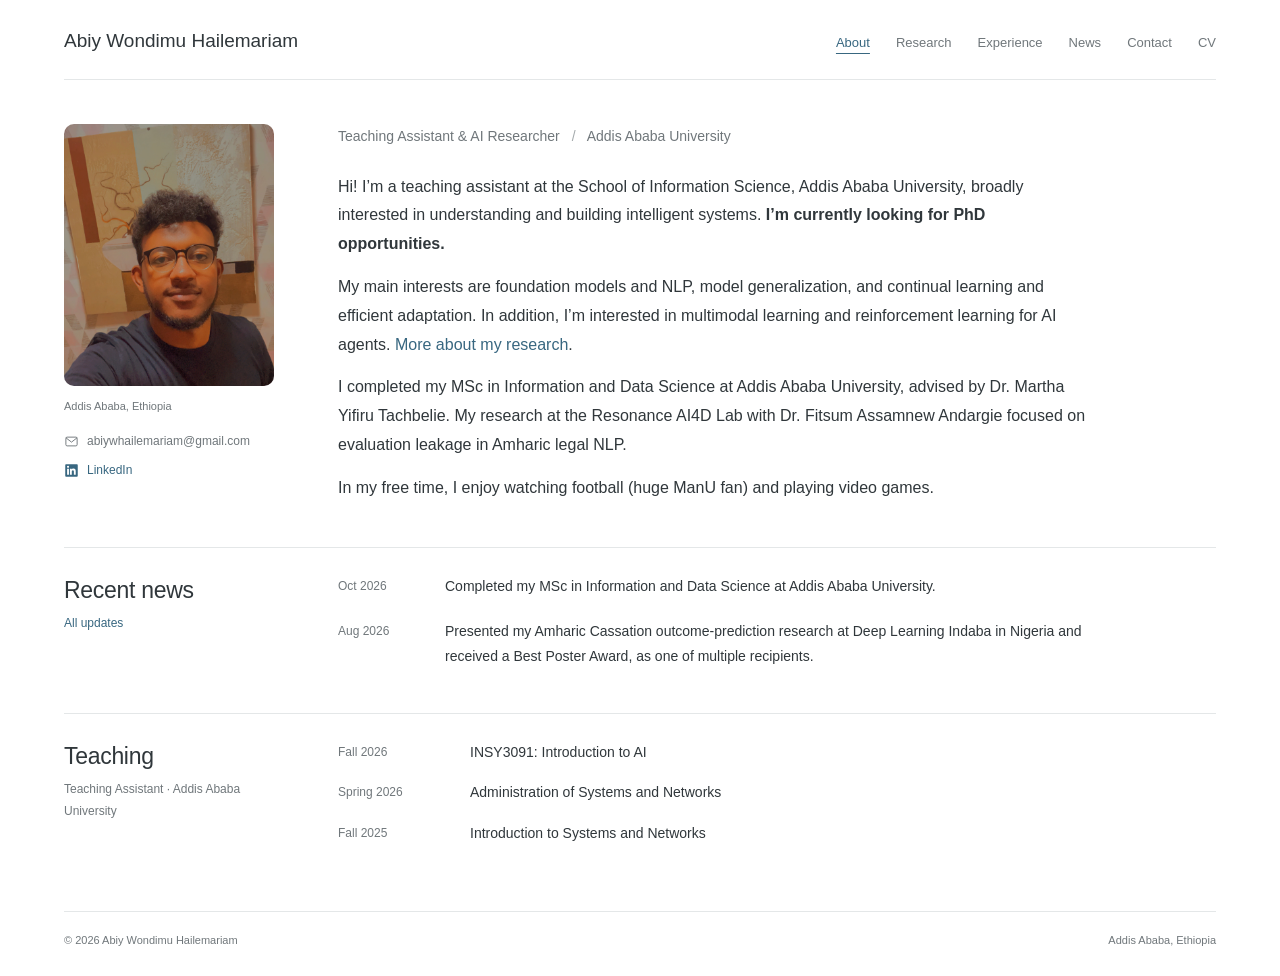
<file: index.html>
<!doctype html>
<html lang="en">
<head>
  <meta charset="utf-8">
  <meta name="viewport" content="width=device-width, initial-scale=1">
  <meta name="description" content="Abiy Wondimu Hailemariam — teaching assistant and AI researcher at Addis Ababa University, interested in foundation models, generalization, and efficient adaptation. Currently seeking PhD opportunities.">
  <meta name="theme-color" content="#ffffff">
  <title>About · Abiy Wondimu Hailemariam</title>
  <link rel="icon" href="assets/favicon.svg" type="image/svg+xml">
  <link rel="stylesheet" href="styles.css?v=9">
  <script src="script.js" defer></script>
</head>
<body class="index-page">
  <a class="skip-link" href="#main">Skip to content</a>
  <header class="site-header">
    <h1 class="site-title"><a class="site-name" href="/">Abiy Wondimu Hailemariam</a></h1>
    <nav aria-label="Main navigation">
        <a href="index.html" aria-current="page">About</a>
        <a href="research.html">Research</a>
        <a href="experience.html">Experience</a>
        <a href="news.html">News</a>
        <a href="contact.html">Contact</a>
        <a href="cv.html">CV</a>
    </nav>
  </header>
  <main id="main">

    <div class="about-layout">
      <aside class="profile" aria-label="Photograph and contact information">
        <img src="assets/abiy-hailemariam.jpg" alt="Abiy Wondimu Hailemariam" width="1242" height="2208" fetchpriority="high">
        <p class="photo-caption">Addis Ababa, Ethiopia</p>
        <div class="profile-links">
          <p class="profile-contact-row"><svg viewBox="0 0 24 24" aria-hidden="true" focusable="false" fill="none" stroke="currentColor" stroke-width="1.5"><rect x="3" y="5" width="18" height="14" rx="2"/><path d="m3 6 9 7 9-7"/></svg><span class="email-address">abiywhailemariam@gmail.com</span></p>
          <a class="profile-contact-row" href="https://www.linkedin.com/in/abiy-wondimu-hailemariam-a13548209/" target="_blank" rel="noopener noreferrer" aria-label="LinkedIn (opens in a new tab)"><svg viewBox="0 0 24 24" aria-hidden="true" focusable="false" fill="currentColor"><path d="M20.45 2H3.55C2.69 2 2 2.68 2 3.52v16.96c0 .84.69 1.52 1.55 1.52h16.9c.86 0 1.55-.68 1.55-1.52V3.52C22 2.68 21.31 2 20.45 2ZM7.93 18.75H4.98V9.2h2.95v9.55ZM6.45 7.9a1.71 1.71 0 1 1 0-3.42 1.71 1.71 0 0 1 0 3.42Zm12.3 10.85H15.8V14.1c0-1.11-.02-2.54-1.55-2.54-1.55 0-1.79 1.21-1.79 2.46v4.73H9.51V9.2h2.83v1.3h.04c.39-.74 1.36-1.53 2.79-1.53 2.98 0 3.58 1.96 3.58 4.51v5.27Z"/></svg><span>LinkedIn</span></a>
        </div>
      </aside>
      <div class="about-copy">
        <header class="home-intro">
          <p>Teaching Assistant &amp; AI Researcher <span aria-hidden="true">/</span> Addis Ababa University</p>
        </header>
        <p>Hi! I’m a teaching assistant at the School of Information Science, Addis Ababa University, broadly interested in understanding and building intelligent systems. <strong>I’m currently looking for PhD opportunities.</strong></p>
        <p>My main interests are foundation models and NLP, model generalization, and continual learning and efficient adaptation. In addition, I’m interested in multimodal learning and reinforcement learning for AI agents. <a href="research.html">More about my research</a>.</p>
        <p>I completed my MSc in Information and Data Science at Addis Ababa University, advised by Dr. Martha Yifiru Tachbelie. My research at the Resonance AI4D Lab with Dr. Fitsum Assamnew Andargie focused on evaluation leakage in Amharic legal NLP.</p>
        <p>In my free time, I enjoy watching football (huge ManU fan) and playing video games.</p>
      </div>
    </div>
    <section class="home-news" aria-labelledby="news-title">
      <div class="section-heading"><h2 id="news-title">Recent news</h2><a href="news.html">All updates</a></div>
      <ul class="news-list">
        <li><time datetime="2026-10">Oct 2026</time><p>Completed my MSc in Information and Data Science at Addis Ababa University.</p></li>
        <li><time datetime="2026-08">Aug 2026</time><p>Presented my Amharic Cassation outcome-prediction research at Deep Learning Indaba in Nigeria and received a Best Poster Award, as one of multiple recipients.</p></li>
      </ul>
    </section>
    <section class="home-teaching" aria-labelledby="teaching-title">
      <div class="section-heading"><h2 id="teaching-title">Teaching</h2><p class="teaching-role">Teaching Assistant · Addis Ababa University</p></div>
      <ul class="teaching-list">
        <li><span class="course-term">Fall 2026</span><span>INSY3091: Introduction to AI</span></li>
        <li><span class="course-term">Spring 2026</span><span>Administration of Systems and Networks</span></li>
        <li><span class="course-term">Fall 2025</span><span>Introduction to Systems and Networks</span></li>
      </ul>
    </section>
  </main>
  <footer class="site-footer">
    <p>© <span id="year">2026</span> Abiy Wondimu Hailemariam</p>
    <p>Addis Ababa, Ethiopia</p>
  </footer>
</body>
</html>
</file>
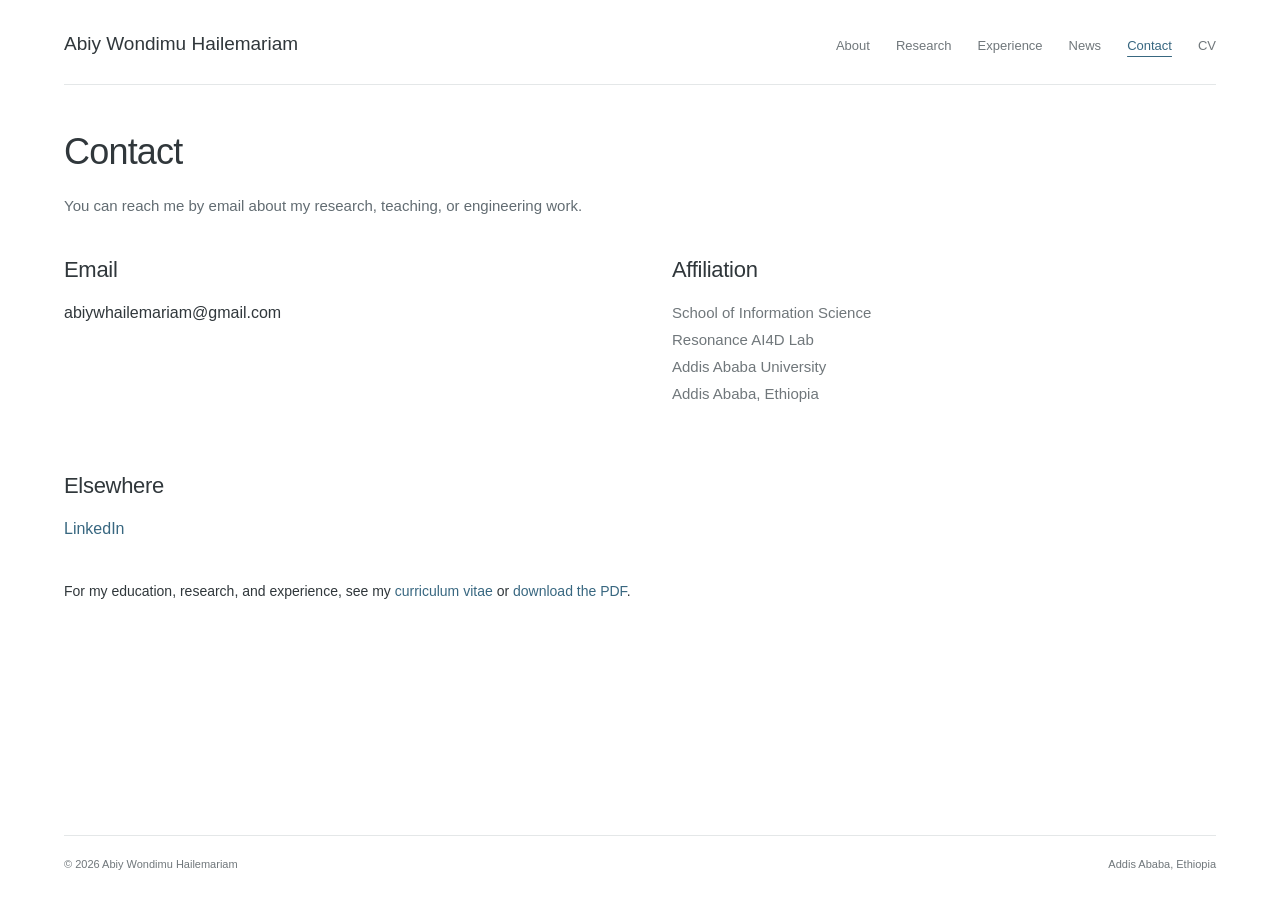
<file: contact.html>
<!doctype html>
<html lang="en">
<head>
  <meta charset="utf-8">
  <meta name="viewport" content="width=device-width, initial-scale=1">
  <meta name="description" content="Contact Abiy Wondimu Hailemariam at Addis Ababa University.">
  <meta name="theme-color" content="#ffffff">
  <title>Contact · Abiy Wondimu Hailemariam</title>
  <link rel="icon" href="assets/favicon.svg" type="image/svg+xml">
  <link rel="stylesheet" href="styles.css?v=9">
  <script src="script.js" defer></script>
</head>
<body class="contact-page">
  <a class="skip-link" href="#main">Skip to content</a>
  <header class="site-header">
    <a class="site-name" href="/">Abiy Wondimu Hailemariam</a>
    <nav aria-label="Main navigation">
        <a href="index.html">About</a>
        <a href="research.html">Research</a>
        <a href="experience.html">Experience</a>
        <a href="news.html">News</a>
        <a href="contact.html" aria-current="page">Contact</a>
        <a href="cv.html">CV</a>
    </nav>
  </header>
  <main id="main">

    <header class="page-heading"><h1>Contact</h1><p>You can reach me by email about my research, teaching, or engineering work.</p></header>
    <div class="contact-layout">
      <section aria-labelledby="email-heading"><h2 id="email-heading">Email</h2><p class="email-address">abiywhailemariam@gmail.com</p></section>
      <section aria-labelledby="affiliation-heading"><h2 id="affiliation-heading">Affiliation</h2><address>School of Information Science<br>Resonance AI4D Lab<br>Addis Ababa University<br>Addis Ababa, Ethiopia</address></section>
      <section aria-labelledby="profiles-heading"><h2 id="profiles-heading">Elsewhere</h2><p><a href="https://www.linkedin.com/in/abiy-wondimu-hailemariam-a13548209/" target="_blank" rel="noopener noreferrer" aria-label="LinkedIn (opens in a new tab)">LinkedIn</a></p></section>
    </div>
    <p class="contact-cv">For my education, research, and experience, see my <a href="cv.html">curriculum vitae</a> or <a href="assets/Abiy_Wondimu_Hailemariam_CV.pdf">download the PDF</a>.</p>
  </main>
  <footer class="site-footer">
    <p>© <span id="year">2026</span> Abiy Wondimu Hailemariam</p>
    <p>Addis Ababa, Ethiopia</p>
  </footer>
</body>
</html>
</file>
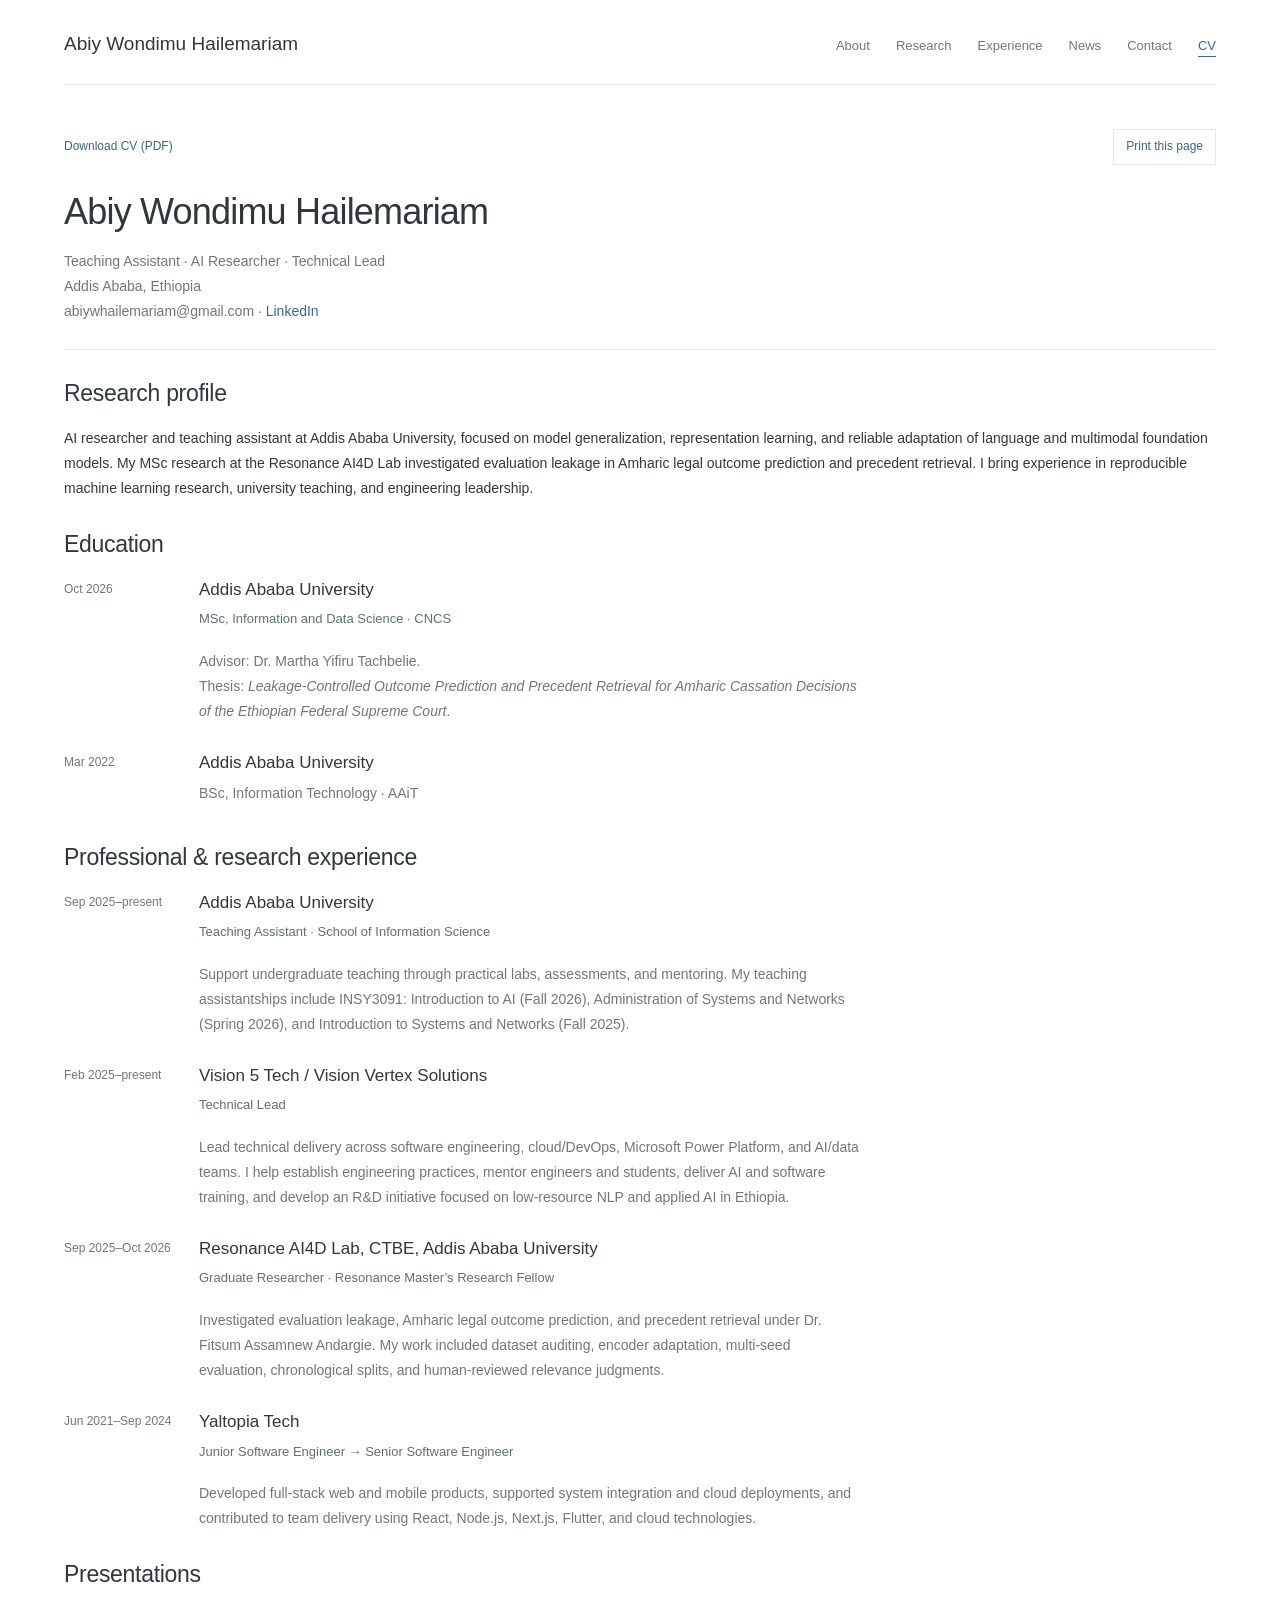
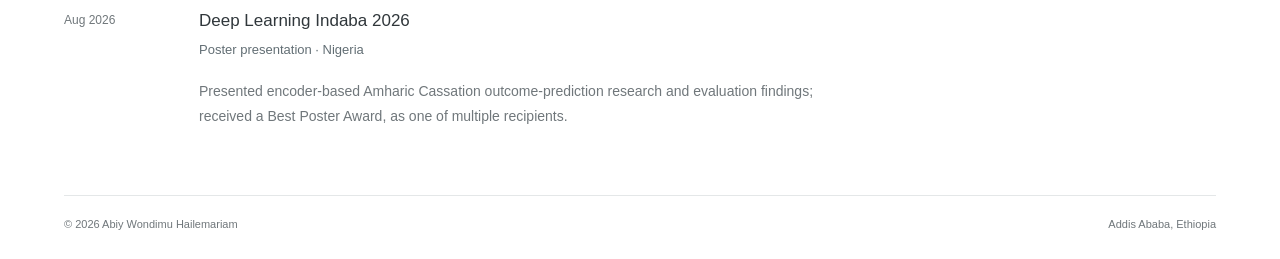
<file: cv.html>
<!doctype html>
<html lang="en">
<head>
  <meta charset="utf-8">
  <meta name="viewport" content="width=device-width, initial-scale=1">
  <meta name="description" content="Curriculum vitae of Abiy Wondimu Hailemariam — teaching assistant, AI researcher, and technical lead.">
  <meta name="theme-color" content="#ffffff">
  <title>CV · Abiy Wondimu Hailemariam</title>
  <link rel="icon" href="assets/favicon.svg" type="image/svg+xml">
  <link rel="stylesheet" href="styles.css?v=9">
  <script src="script.js" defer></script>
</head>
<body class="cv-page">
  <a class="skip-link" href="#main">Skip to content</a>
  <header class="site-header">
    <a class="site-name" href="/">Abiy Wondimu Hailemariam</a>
    <nav aria-label="Main navigation">
        <a href="index.html">About</a>
        <a href="research.html">Research</a>
        <a href="experience.html">Experience</a>
        <a href="news.html">News</a>
        <a href="contact.html">Contact</a>
        <a href="cv.html" aria-current="page">CV</a>
    </nav>
  </header>
  <main id="main">

    <div class="cv-toolbar"><a href="assets/Abiy_Wondimu_Hailemariam_CV.pdf" download>Download CV (PDF)</a><button type="button" id="print-cv">Print this page</button></div>
    <header class="cv-header"><h1>Abiy Wondimu Hailemariam</h1><p>Teaching Assistant · AI Researcher · Technical Lead<br>Addis Ababa, Ethiopia<br><span class="email-address">abiywhailemariam@gmail.com</span> · <a href="https://www.linkedin.com/in/abiy-wondimu-hailemariam-a13548209/" target="_blank" rel="noopener noreferrer" aria-label="LinkedIn (opens in a new tab)">LinkedIn</a></p></header>
    <section class="cv-section" aria-labelledby="cv-summary"><h2 id="cv-summary">Research profile</h2><p>AI researcher and teaching assistant at Addis Ababa University, focused on model generalization, representation learning, and reliable adaptation of language and multimodal foundation models. My MSc research at the Resonance AI4D Lab investigated evaluation leakage in Amharic legal outcome prediction and precedent retrieval. I bring experience in reproducible machine learning research, university teaching, and engineering leadership.</p></section>
    <section class="cv-section" aria-labelledby="cv-education"><h2 id="cv-education">Education</h2><div class="experience-row"><p class="date-range">Oct 2026</p><div><h3>Addis Ababa University</h3><p class="role">MSc, Information and Data Science · CNCS</p><p>Advisor: Dr. Martha Yifiru Tachbelie.<br>Thesis: <em>Leakage-Controlled Outcome Prediction and Precedent Retrieval for Amharic Cassation Decisions of the Ethiopian Federal Supreme Court</em>.</p></div></div><div class="experience-row"><p class="date-range">Mar 2022</p><div><h3>Addis Ababa University</h3><p class="role">BSc, Information Technology · AAiT</p></div></div></section>
    <section class="cv-section" aria-labelledby="cv-experience"><h2 id="cv-experience">Professional &amp; research experience</h2><div class="experience-row"><p class="date-range">Sep 2025–present</p><div><h3>Addis Ababa University</h3><p class="role">Teaching Assistant · School of Information Science</p><p>Support undergraduate teaching through practical labs, assessments, and mentoring. My teaching assistantships include INSY3091: Introduction to AI (Fall 2026), Administration of Systems and Networks (Spring 2026), and Introduction to Systems and Networks (Fall 2025).</p></div></div><div class="experience-row"><p class="date-range">Feb 2025–present</p><div><h3>Vision 5 Tech / Vision Vertex Solutions</h3><p class="role">Technical Lead</p><p>Lead technical delivery across software engineering, cloud/DevOps, Microsoft Power Platform, and AI/data teams. I help establish engineering practices, mentor engineers and students, deliver AI and software training, and develop an R&amp;D initiative focused on low-resource NLP and applied AI in Ethiopia.</p></div></div><div class="experience-row"><p class="date-range">Sep 2025–Oct 2026</p><div><h3>Resonance AI4D Lab, CTBE, Addis Ababa University</h3><p class="role">Graduate Researcher · Resonance Master’s Research Fellow</p><p>Investigated evaluation leakage, Amharic legal outcome prediction, and precedent retrieval under Dr. Fitsum Assamnew Andargie. My work included dataset auditing, encoder adaptation, multi-seed evaluation, chronological splits, and human-reviewed relevance judgments.</p></div></div><div class="experience-row"><p class="date-range">Jun 2021–Sep 2024</p><div><h3>Yaltopia Tech</h3><p class="role">Junior Software Engineer → Senior Software Engineer</p><p>Developed full-stack web and mobile products, supported system integration and cloud deployments, and contributed to team delivery using React, Node.js, Next.js, Flutter, and cloud technologies.</p></div></div></section>
    <section class="cv-section" aria-labelledby="cv-presentations"><h2 id="cv-presentations">Presentations</h2><div class="experience-row"><p class="date-range">Aug 2026</p><div><h3>Deep Learning Indaba 2026</h3><p class="role">Poster presentation · Nigeria</p><p>Presented encoder-based Amharic Cassation outcome-prediction research and evaluation findings; received a Best Poster Award, as one of multiple recipients.</p></div></div></section>
  </main>
  <footer class="site-footer">
    <p>© <span id="year">2026</span> Abiy Wondimu Hailemariam</p>
    <p>Addis Ababa, Ethiopia</p>
  </footer>
</body>
</html>
</file>
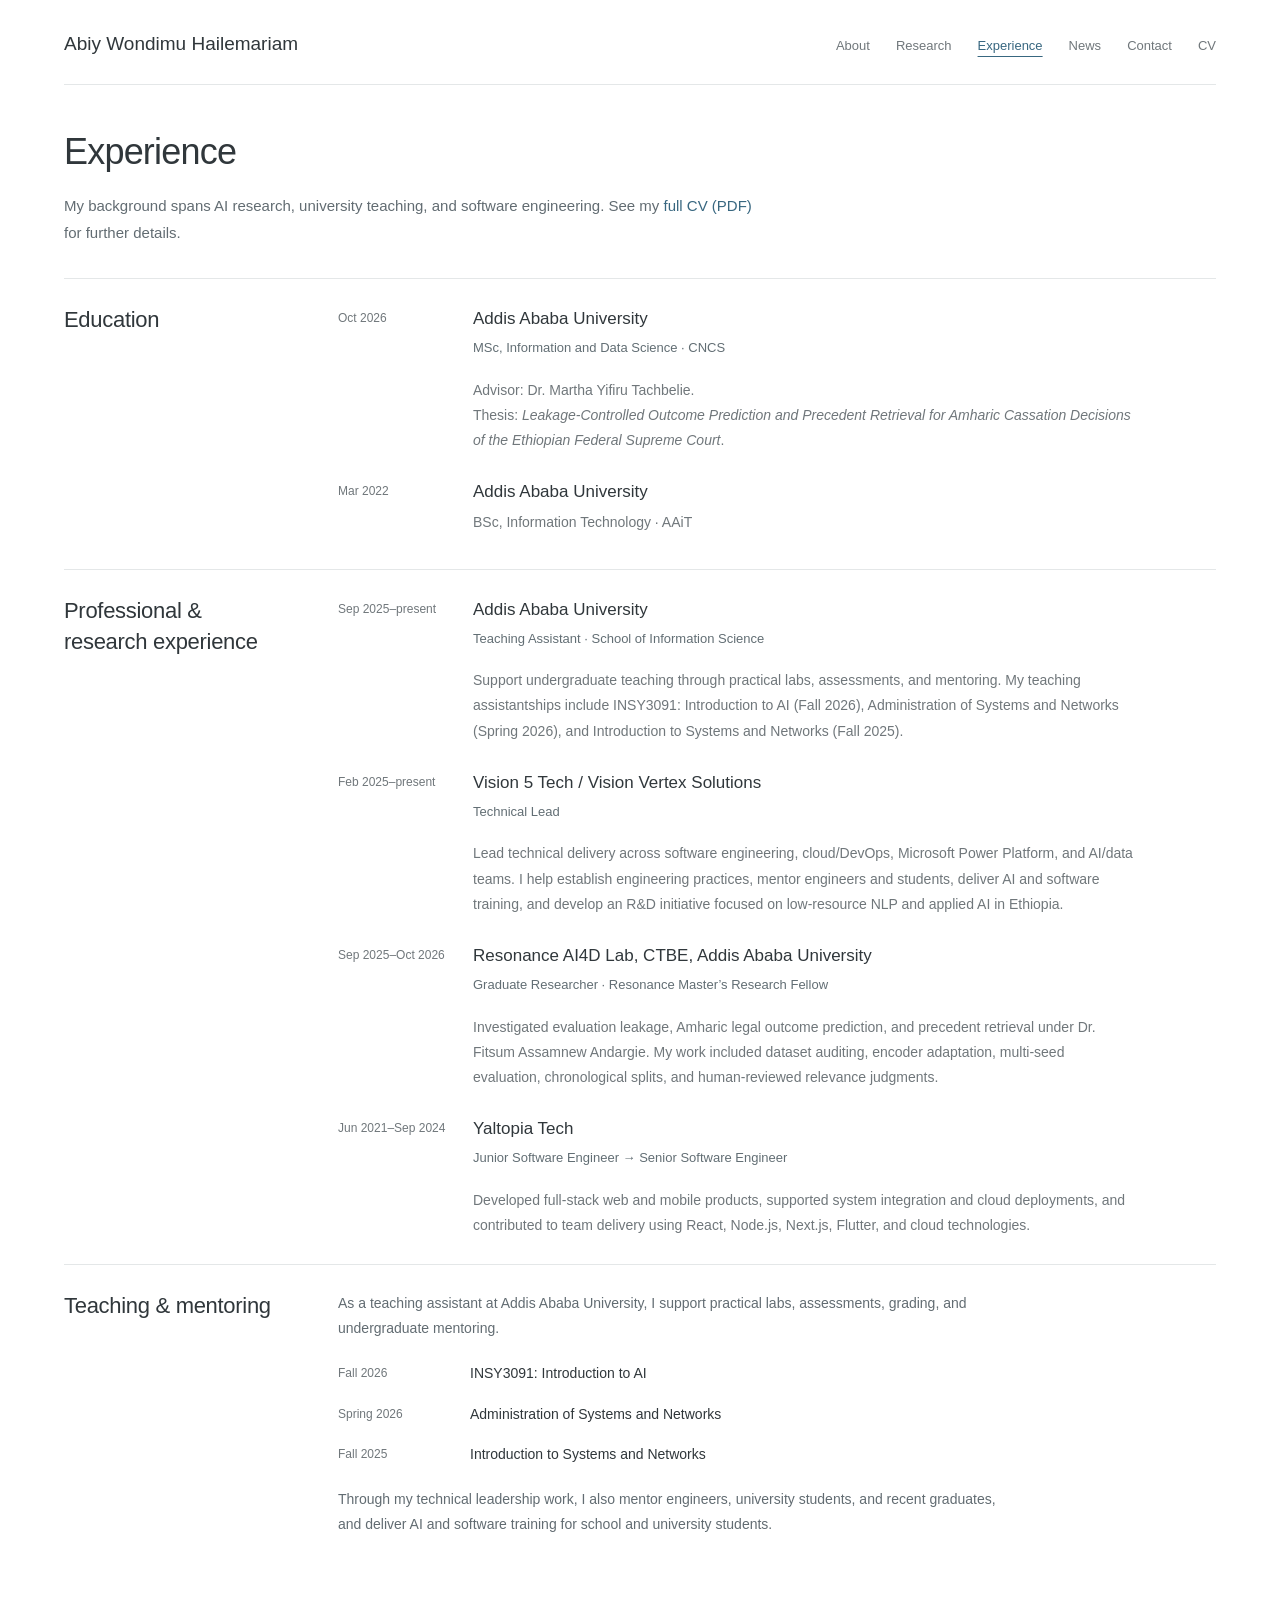
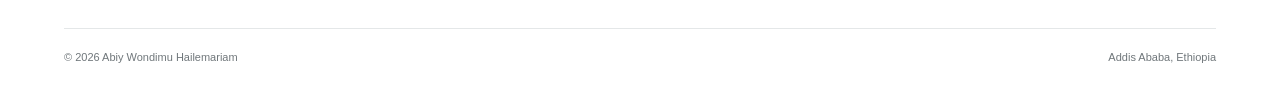
<file: experience.html>
<!doctype html>
<html lang="en">
<head>
  <meta charset="utf-8">
  <meta name="viewport" content="width=device-width, initial-scale=1">
  <meta name="description" content="Education, research, teaching, and software engineering experience of Abiy Wondimu Hailemariam.">
  <meta name="theme-color" content="#ffffff">
  <title>Experience · Abiy Wondimu Hailemariam</title>
  <link rel="icon" href="assets/favicon.svg" type="image/svg+xml">
  <link rel="stylesheet" href="styles.css?v=9">
  <script src="script.js" defer></script>
</head>
<body class="experience-page">
  <a class="skip-link" href="#main">Skip to content</a>
  <header class="site-header">
    <a class="site-name" href="/">Abiy Wondimu Hailemariam</a>
    <nav aria-label="Main navigation">
        <a href="index.html">About</a>
        <a href="research.html">Research</a>
        <a href="experience.html" aria-current="page">Experience</a>
        <a href="news.html">News</a>
        <a href="contact.html">Contact</a>
        <a href="cv.html">CV</a>
    </nav>
  </header>
  <main id="main">

    <header class="page-heading"><h1>Experience</h1><p>My background spans AI research, university teaching, and software engineering. See my <a href="assets/Abiy_Wondimu_Hailemariam_CV.pdf">full CV (PDF)</a> for further details.</p></header>
    <section class="content-section" aria-labelledby="education"><h2 id="education">Education</h2><div class="experience-entries"><div class="experience-row"><p class="date-range">Oct 2026</p><div><h3>Addis Ababa University</h3><p class="role">MSc, Information and Data Science · CNCS</p><p>Advisor: Dr. Martha Yifiru Tachbelie.<br>Thesis: <em>Leakage-Controlled Outcome Prediction and Precedent Retrieval for Amharic Cassation Decisions of the Ethiopian Federal Supreme Court</em>.</p></div></div><div class="experience-row"><p class="date-range">Mar 2022</p><div><h3>Addis Ababa University</h3><p class="role">BSc, Information Technology · AAiT</p></div></div></div></section>
    <section class="content-section" aria-labelledby="professional"><h2 id="professional">Professional &amp; research experience</h2><div class="experience-entries"><div class="experience-row"><p class="date-range">Sep 2025–present</p><div><h3>Addis Ababa University</h3><p class="role">Teaching Assistant · School of Information Science</p><p>Support undergraduate teaching through practical labs, assessments, and mentoring. My teaching assistantships include INSY3091: Introduction to AI (Fall 2026), Administration of Systems and Networks (Spring 2026), and Introduction to Systems and Networks (Fall 2025).</p></div></div><div class="experience-row"><p class="date-range">Feb 2025–present</p><div><h3>Vision 5 Tech / Vision Vertex Solutions</h3><p class="role">Technical Lead</p><p>Lead technical delivery across software engineering, cloud/DevOps, Microsoft Power Platform, and AI/data teams. I help establish engineering practices, mentor engineers and students, deliver AI and software training, and develop an R&amp;D initiative focused on low-resource NLP and applied AI in Ethiopia.</p></div></div><div class="experience-row"><p class="date-range">Sep 2025–Oct 2026</p><div><h3>Resonance AI4D Lab, CTBE, Addis Ababa University</h3><p class="role">Graduate Researcher · Resonance Master’s Research Fellow</p><p>Investigated evaluation leakage, Amharic legal outcome prediction, and precedent retrieval under Dr. Fitsum Assamnew Andargie. My work included dataset auditing, encoder adaptation, multi-seed evaluation, chronological splits, and human-reviewed relevance judgments.</p></div></div><div class="experience-row"><p class="date-range">Jun 2021–Sep 2024</p><div><h3>Yaltopia Tech</h3><p class="role">Junior Software Engineer → Senior Software Engineer</p><p>Developed full-stack web and mobile products, supported system integration and cloud deployments, and contributed to team delivery using React, Node.js, Next.js, Flutter, and cloud technologies.</p></div></div></div></section>
    <section class="content-section" aria-labelledby="teaching"><h2 id="teaching">Teaching &amp; mentoring</h2><div class="experience-entries"><p>As a teaching assistant at Addis Ababa University, I support practical labs, assessments, grading, and undergraduate mentoring.</p><ul class="teaching-list">
        <li><span class="course-term">Fall 2026</span><span>INSY3091: Introduction to AI</span></li>
        <li><span class="course-term">Spring 2026</span><span>Administration of Systems and Networks</span></li>
        <li><span class="course-term">Fall 2025</span><span>Introduction to Systems and Networks</span></li>
      </ul><p>Through my technical leadership work, I also mentor engineers, university students, and recent graduates, and deliver AI and software training for school and university students.</p></div></section>
  </main>
  <footer class="site-footer">
    <p>© <span id="year">2026</span> Abiy Wondimu Hailemariam</p>
    <p>Addis Ababa, Ethiopia</p>
  </footer>
</body>
</html>
</file>
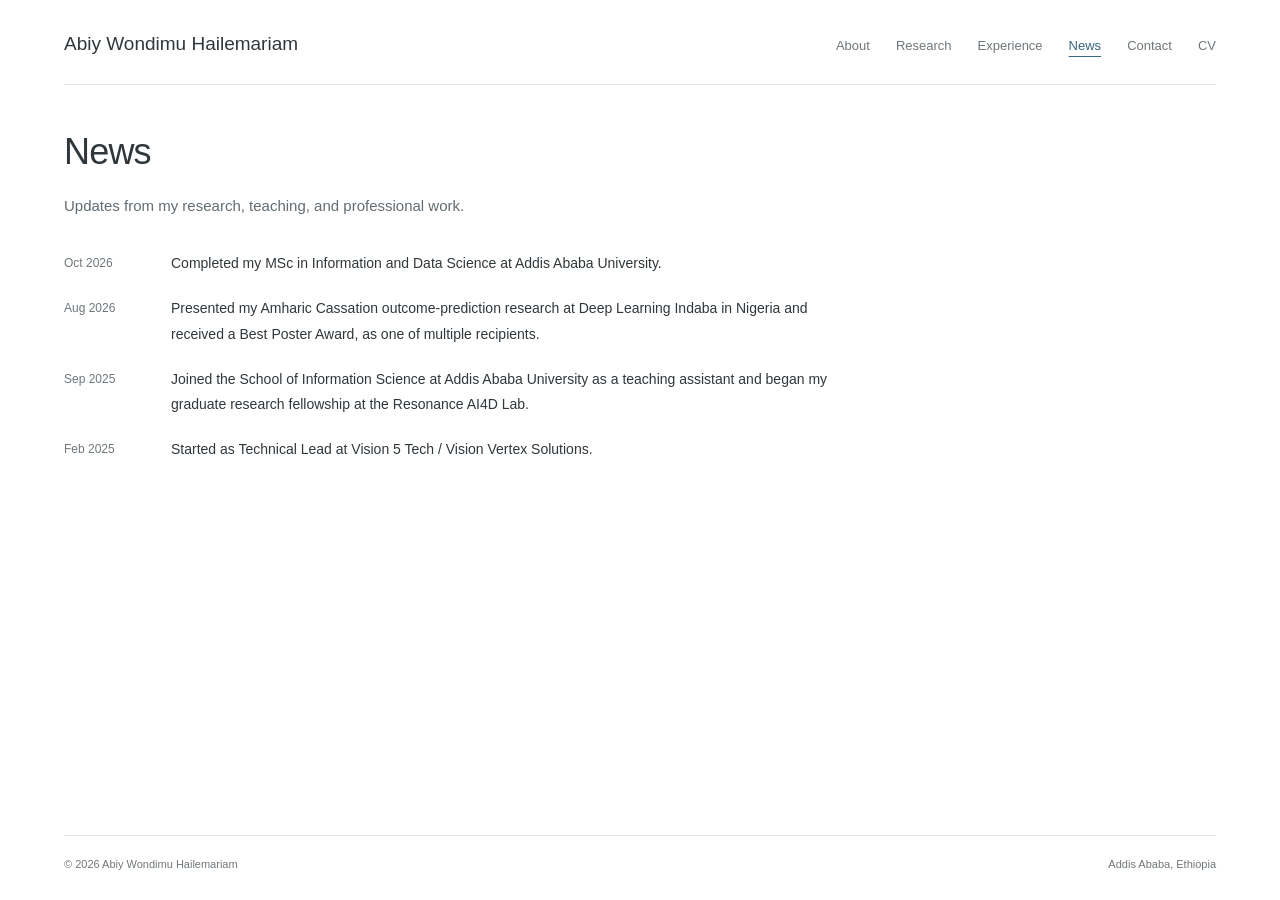
<file: news.html>
<!doctype html>
<html lang="en">
<head>
  <meta charset="utf-8">
  <meta name="viewport" content="width=device-width, initial-scale=1">
  <meta name="description" content="News, research presentations, and academic updates from Abiy Wondimu Hailemariam.">
  <meta name="theme-color" content="#ffffff">
  <title>News · Abiy Wondimu Hailemariam</title>
  <link rel="icon" href="assets/favicon.svg" type="image/svg+xml">
  <link rel="stylesheet" href="styles.css?v=9">
  <script src="script.js" defer></script>
</head>
<body class="news-page">
  <a class="skip-link" href="#main">Skip to content</a>
  <header class="site-header">
    <a class="site-name" href="/">Abiy Wondimu Hailemariam</a>
    <nav aria-label="Main navigation">
        <a href="index.html">About</a>
        <a href="research.html">Research</a>
        <a href="experience.html">Experience</a>
        <a href="news.html" aria-current="page">News</a>
        <a href="contact.html">Contact</a>
        <a href="cv.html">CV</a>
    </nav>
  </header>
  <main id="main">

    <header class="page-heading"><h1>News</h1><p>Updates from my research, teaching, and professional work.</p></header>
    <ul class="news-list">
        <li><time datetime="2026-10">Oct 2026</time><p>Completed my MSc in Information and Data Science at Addis Ababa University.</p></li>
        <li><time datetime="2026-08">Aug 2026</time><p>Presented my Amharic Cassation outcome-prediction research at Deep Learning Indaba in Nigeria and received a Best Poster Award, as one of multiple recipients.</p></li>
        <li><time datetime="2025-09">Sep 2025</time><p>Joined the School of Information Science at Addis Ababa University as a teaching assistant and began my graduate research fellowship at the Resonance AI4D Lab.</p></li>
        <li><time datetime="2025-02">Feb 2025</time><p>Started as Technical Lead at Vision 5 Tech / Vision Vertex Solutions.</p></li>
      </ul>
  </main>
  <footer class="site-footer">
    <p>© <span id="year">2026</span> Abiy Wondimu Hailemariam</p>
    <p>Addis Ababa, Ethiopia</p>
  </footer>
</body>
</html>
</file>
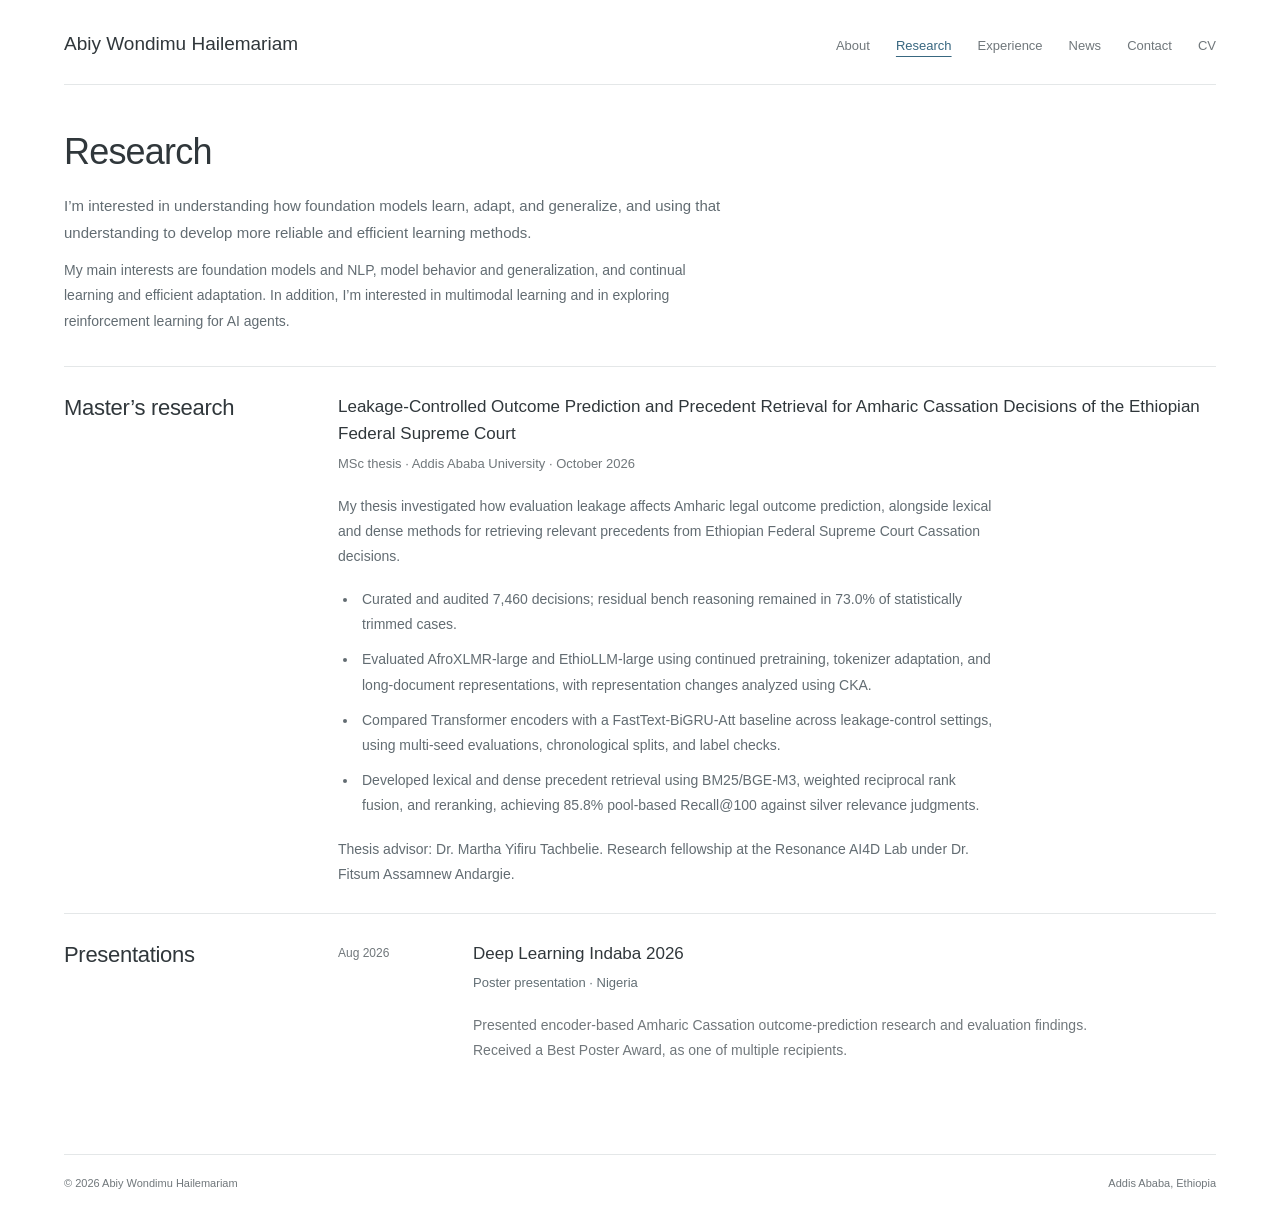
<file: research.html>
<!doctype html>
<html lang="en">
<head>
  <meta charset="utf-8">
  <meta name="viewport" content="width=device-width, initial-scale=1">
  <meta name="description" content="Abiy Wondimu Hailemariam’s research interests: foundation models and NLP, model behavior and generalization, and continual learning and efficient adaptation.">
  <meta name="theme-color" content="#ffffff">
  <title>Research · Abiy Wondimu Hailemariam</title>
  <link rel="icon" href="assets/favicon.svg" type="image/svg+xml">
  <link rel="stylesheet" href="styles.css?v=9">
  <script src="script.js" defer></script>
</head>
<body class="research-page">
  <a class="skip-link" href="#main">Skip to content</a>
  <header class="site-header">
    <a class="site-name" href="/">Abiy Wondimu Hailemariam</a>
    <nav aria-label="Main navigation">
        <a href="index.html">About</a>
        <a href="research.html" aria-current="page">Research</a>
        <a href="experience.html">Experience</a>
        <a href="news.html">News</a>
        <a href="contact.html">Contact</a>
        <a href="cv.html">CV</a>
    </nav>
  </header>
  <main id="main">

    <header class="page-heading"><h1>Research</h1>
      <p>I’m interested in understanding how foundation models learn, adapt, and generalize, and using that understanding to develop more reliable and efficient learning methods.</p>
      <p>My main interests are foundation models and NLP, model behavior and generalization, and continual learning and efficient adaptation. In addition, I’m interested in multimodal learning and in exploring reinforcement learning for AI agents.</p>
    </header>
    <section class="content-section" aria-labelledby="masters-research"><h2 id="masters-research">Master’s research</h2><div class="experience-entries">
      <article class="research-entry"><h3>Leakage-Controlled Outcome Prediction and Precedent Retrieval for Amharic Cassation Decisions of the Ethiopian Federal Supreme Court</h3><p class="role">MSc thesis · Addis Ababa University · October 2026</p><p>My thesis investigated how evaluation leakage affects Amharic legal outcome prediction, alongside lexical and dense methods for retrieving relevant precedents from Ethiopian Federal Supreme Court Cassation decisions.</p>
      <ul class="research-points"><li>Curated and audited 7,460 decisions; residual bench reasoning remained in 73.0% of statistically trimmed cases.</li><li>Evaluated AfroXLMR-large and EthioLLM-large using continued pretraining, tokenizer adaptation, and long-document representations, with representation changes analyzed using CKA.</li><li>Compared Transformer encoders with a FastText-BiGRU-Att baseline across leakage-control settings, using multi-seed evaluations, chronological splits, and label checks.</li><li>Developed lexical and dense precedent retrieval using BM25/BGE-M3, weighted reciprocal rank fusion, and reranking, achieving 85.8% pool-based Recall@100 against silver relevance judgments.</li></ul>
      <p>Thesis advisor: Dr. Martha Yifiru Tachbelie. Research fellowship at the Resonance AI4D Lab under Dr. Fitsum Assamnew Andargie.</p></article>
    </div></section>
    <section class="content-section" aria-labelledby="presentations"><h2 id="presentations">Presentations</h2><div class="experience-entries"><div class="experience-row"><p class="date-range">Aug 2026</p><div><h3>Deep Learning Indaba 2026</h3><p class="role">Poster presentation · Nigeria</p><p>Presented encoder-based Amharic Cassation outcome-prediction research and evaluation findings. Received a Best Poster Award, as one of multiple recipients.</p></div></div></div></section>
  </main>
  <footer class="site-footer">
    <p>© <span id="year">2026</span> Abiy Wondimu Hailemariam</p>
    <p>Addis Ababa, Ethiopia</p>
  </footer>
</body>
</html>
</file>
<file: styles.css>
:root {
  color-scheme: light;
  --text: #30373b;
  --muted: #70777b;
  --link: #386780;
  --line: #e4e7e8;
  --gutter: clamp(24px, 5vw, 96px);
  --column-gap: clamp(32px, 5vw, 90px);
}

* { box-sizing: border-box; }
[hidden] { display: none !important; }
body {
  margin: 0;
  min-height: 100vh;
  display: flex;
  flex-direction: column;
  background: #fff;
  color: var(--text);
  font: 16px/1.8 -apple-system, BlinkMacSystemFont, "Segoe UI", Arial, sans-serif;
  -webkit-font-smoothing: antialiased;
}
a { color: var(--link); text-decoration: none; text-underline-offset: 4px; }
a:hover { text-decoration: underline; }
a:focus-visible, button:focus-visible, summary:focus-visible { outline: 2px solid var(--link); outline-offset: 5px; }
button { color: var(--link); font: inherit; cursor: pointer; }
h1, h2, h3, h4, p { margin: 0; }
h1 { font-size: 36px; font-weight: 500; line-height: 1.25; letter-spacing: -.8px; }
h2 { font-size: 23px; font-weight: 500; line-height: 1.4; letter-spacing: -.3px; }
h3, h4 { font-size: 17px; font-weight: 500; line-height: 1.6; }
p + p { margin-top: 18px; }
strong { font-weight: 600; }
.muted { color: var(--muted); }
::selection { background: #e6eef2; }
.skip-link { position: fixed; left: 16px; top: -80px; background: #fff; padding: 8px 15px; z-index: 10; }
.skip-link:focus { top: 10px; }

/* The page stays fluid; only individual paragraphs have a reading measure. */
.site-header {
  display: flex;
  justify-content: space-between;
  align-items: baseline;
  gap: 30px;
  margin: 0 var(--gutter);
  padding: 27px 0 23px;
  border-bottom: 1px solid var(--line);
}
.site-name { font-size: 19px; font-weight: 500; white-space: nowrap; color: var(--text); }
.site-title { font-size: 19px; font-weight: 500; line-height: 1.5; letter-spacing: normal; }
.site-header nav { display: flex; flex-wrap: wrap; gap: 10px 26px; font-size: 13px; }
.site-header nav a { color: var(--muted); }
.site-header nav a[aria-current="page"] { color: var(--link); text-decoration: underline; text-underline-offset: 6px; }
main { width: 100%; min-width: 0; flex: 1; padding: 44px var(--gutter) 65px; }
.site-footer { display: flex; justify-content: space-between; gap: 20px; margin: 0 var(--gutter); padding: 19px 0 25px; border-top: 1px solid var(--line); color: var(--muted); font-size: 11px; }
.site-footer p + p { margin: 0; }

.about-layout { display: grid; grid-template-columns: 210px minmax(0, 1fr); gap: var(--column-gap); }
.home-intro { margin-bottom: 24px; }
.home-intro > p { font-size: 14px; color: var(--muted); }
.home-intro > p span { padding: 0 8px; color: #a5abad; }
.about-copy > p { max-width: 85ch; }
.about-copy > p + p { margin-top: 14px; }
.about-copy .research-link { font-size: 14px; }
.profile-links { display: flex; flex-direction: column; align-items: flex-start; gap: 10px; margin-top: 15px; }
.profile-contact-row { display: flex; align-items: center; gap: 8px; font-size: 12px; line-height: 1.6; }
.profile-links p { margin: 0; }
.profile-contact-row svg { width: 15px; height: 15px; flex: 0 0 15px; }
.profile-contact-row .email-address { min-width: 0; }
.email-address { overflow-wrap: anywhere; }
.profile { min-width: 0; font-size: 11px; color: var(--muted); }
.photo-placeholder { width: 100%; aspect-ratio: 1; display: flex; align-items: center; justify-content: center; background: #f4f5f4; color: #959c98; font-size: 13px; }
.profile img { display: block; width: 100%; height: auto; aspect-ratio: 4 / 5; object-fit: cover; object-position: 50% 66%; border-radius: 10px; }
.profile .photo-caption { margin-top: 11px; font-size: 11px; }
.home-news, .home-teaching { display: grid; grid-template-columns: 210px minmax(0, 1fr); gap: var(--column-gap); margin-top: 44px; padding-top: 26px; border-top: 1px solid var(--line); }
.teaching-role { color: var(--muted); font-size: 12px; margin-top: 7px; }
.teaching-list { list-style: none; margin: 0; padding: 0; }
.teaching-list li { display: grid; grid-template-columns: 110px minmax(0, 1fr); gap: 22px; margin-bottom: 15px; font-size: 14px; }
.teaching-list li:last-child { margin-bottom: 0; }
.course-term { color: var(--muted); font-size: 12px; padding-top: 2px; }
.experience-entries > .teaching-list { margin: 20px 0; }
.section-heading > a { display: inline-block; font-size: 12px; margin-top: 7px; }
.news-list { list-style: none; margin: 0; padding: 0; }
.news-list li { display: grid; grid-template-columns: 85px minmax(0, 1fr); gap: 22px; margin-bottom: 20px; font-size: 14px; }
.news-list li:last-child { margin-bottom: 0; }
.news-list time { color: var(--muted); font-size: 12px; padding-top: 2px; }
.news-list p { max-width: 85ch; }

.page-heading { margin-bottom: 32px; }
.page-heading > p { max-width: 85ch; margin-top: 18px; color: #626c72; font-size: 15px; }
.page-heading > p + p { margin-top: 12px; font-size: 14px; }
.publications-label { font-size: 22px; margin-bottom: 24px; }
.publication-year { display: grid; grid-template-columns: 85px minmax(0, 1fr); gap: 28px; margin-top: 24px; }
.publication-year > h3 { color: var(--muted); font-size: 14px; font-weight: 400; padding-top: 3px; }
.publication { margin-bottom: 29px; min-width: 0; }
.publication:last-child { margin-bottom: 0; }
.publication h4 { font-size: 17px; max-width: 90ch; }
.authors { font-size: 13px; color: #667177; margin-top: 5px; }
.authors strong { color: var(--text); font-weight: 500; }
.venue { font-size: 13px; font-style: italic; color: var(--muted); margin-top: 2px; }
.paper-details { display: flex; flex-direction: column; align-items: flex-start; gap: 4px; margin-top: 8px; }
.paper-details details { max-width: 100%; }
.paper-details summary { color: var(--link); font-size: 12px; cursor: pointer; width: fit-content; }
.paper-details details > p { font-size: 14px; color: var(--muted); max-width: 85ch; margin: 10px 0; }
.paper-details pre { background: #f6f7f7; padding: 15px; margin: 10px 0; white-space: pre-wrap; overflow-wrap: anywhere; font-size: 11px; line-height: 1.8; }
.copy-citation { background: none; border: 0; padding: 0; font-size: 12px; text-decoration: underline; text-underline-offset: 3px; }
.copy-status { display: block; color: var(--muted); font-size: 12px; }
.copy-status:empty { display: none; }

.content-section { display: grid; grid-template-columns: 210px minmax(0, 1fr); gap: var(--column-gap); padding: 26px 0; border-top: 1px solid var(--line); }
.content-section h2 { font-size: 22px; }
.experience-row { display: grid; grid-template-columns: 110px minmax(0, 1fr); gap: 25px; margin-bottom: 25px; }
.experience-row:last-child { margin-bottom: 0; }
.date-range { color: var(--muted); font-size: 12px; padding-top: 3px; }
.experience-row .role { font-size: 13px; color: #626e74; margin: 4px 0 8px; }
.experience-row div > p:last-child { max-width: 85ch; color: var(--muted); font-size: 14px; }
.experience-entries > p, .research-entry > p { max-width: 85ch; font-size: 14px; color: #626c72; }
.research-entry .role { margin: 5px 0 15px; color: var(--muted); font-size: 13px; }
.research-points { max-width: 85ch; margin: 18px 0; padding-left: 20px; font-size: 14px; color: #626c72; }
.research-points li { padding-left: 4px; margin-bottom: 10px; }
.contact-layout { display: grid; grid-template-columns: 1fr 1fr; gap: var(--column-gap); margin-top: 36px; }
.contact-layout h2 { font-size: 22px; margin-bottom: 13px; }
.contact-layout a { overflow-wrap: anywhere; }
.contact-layout .muted { max-width: 60ch; font-size: 14px; }
address { font-size: 15px; font-style: normal; color: var(--muted); }
.contact-cv { margin-top: 35px; font-size: 14px; }

.cv-toolbar { display: flex; justify-content: space-between; align-items: baseline; gap: 20px; margin-bottom: 24px; font-size: 12px; color: var(--muted); }
.cv-toolbar button { background: #fff; border: 1px solid var(--line); padding: 6px 12px; font-size: 12px; }
.cv-header { padding-bottom: 25px; border-bottom: 1px solid var(--line); }
.cv-header > .muted { display: none; }
.cv-header > p:last-child { margin-top: 15px; color: var(--muted); font-size: 14px; }
.cv-section { margin-top: 27px; }
.cv-section h2 { margin-bottom: 16px; }
.cv-section > p { font-size: 14px; }
.cv-section ol { padding-left: 20px; font-size: 14px; }
.cv-section li { padding-left: 5px; margin-bottom: 16px; break-inside: avoid; }
.cv-section li span { color: var(--muted); font-size: 13px; }

@media (max-width: 850px) {
  .site-header { flex-direction: column; align-items: flex-start; gap: 16px; }
  .site-header nav { gap: 8px 23px; }
  .about-layout, .home-news, .home-teaching { grid-template-columns: 160px minmax(0, 1fr); gap: 30px; }
  .about-layout { grid-template-columns: 190px minmax(0, 1fr); }
  .content-section { grid-template-columns: 160px minmax(0, 1fr); gap: 30px; }
  .experience-row { grid-template-columns: 1fr; gap: 3px; }
}
@media (max-width: 580px) {
  :root { --gutter: 22px; }
  body { font-size: 15px; }
  main { padding-top: 30px; padding-bottom: 42px; }
  .site-header { padding-top: 22px; padding-bottom: 20px; }
  .site-header nav { font-size: 12px; gap: 8px 20px; }
  h1 { font-size: 31px; }
  .about-layout { grid-template-columns: 1fr; gap: 25px; }
  .profile { max-width: 215px; }
  .profile img { max-width: 150px; }
  .profile .photo-caption { display: none; }
  .home-news, .home-teaching, .content-section { grid-template-columns: 1fr; gap: 20px; }
  .home-news, .home-teaching { margin-top: 30px; }
  .home-teaching .section-heading { display: block; }
  .teaching-list li { grid-template-columns: 85px minmax(0, 1fr); gap: 16px; font-size: 13px; }
  .course-term { font-size: 11px; }
  .section-heading { display: flex; justify-content: space-between; align-items: baseline; }
  .section-heading > a { margin-top: 0; }
  .news-list li { grid-template-columns: 65px minmax(0, 1fr); gap: 16px; font-size: 13px; }
  .news-list time { font-size: 11px; }
  .publication-year { grid-template-columns: 1fr; gap: 12px; }
  .publication h4 { font-size: 16px; }
  .contact-layout { grid-template-columns: 1fr; gap: 30px; }
  .site-footer { font-size: 10px; }
}
@media print {
  body { display: block; background: #fff; font-size: 10pt; }
  .site-header, .site-footer, .skip-link, .cv-toolbar { display: none; }
  main { padding: 0; }
  h1 { font-size: 28pt; }
  .cv-section h2 { font-size: 18pt; }
  .cv-section, .experience-row, .cv-section li { break-inside: avoid; }
  a { color: inherit; }
  @page { margin: 18mm; }
}
</file>
